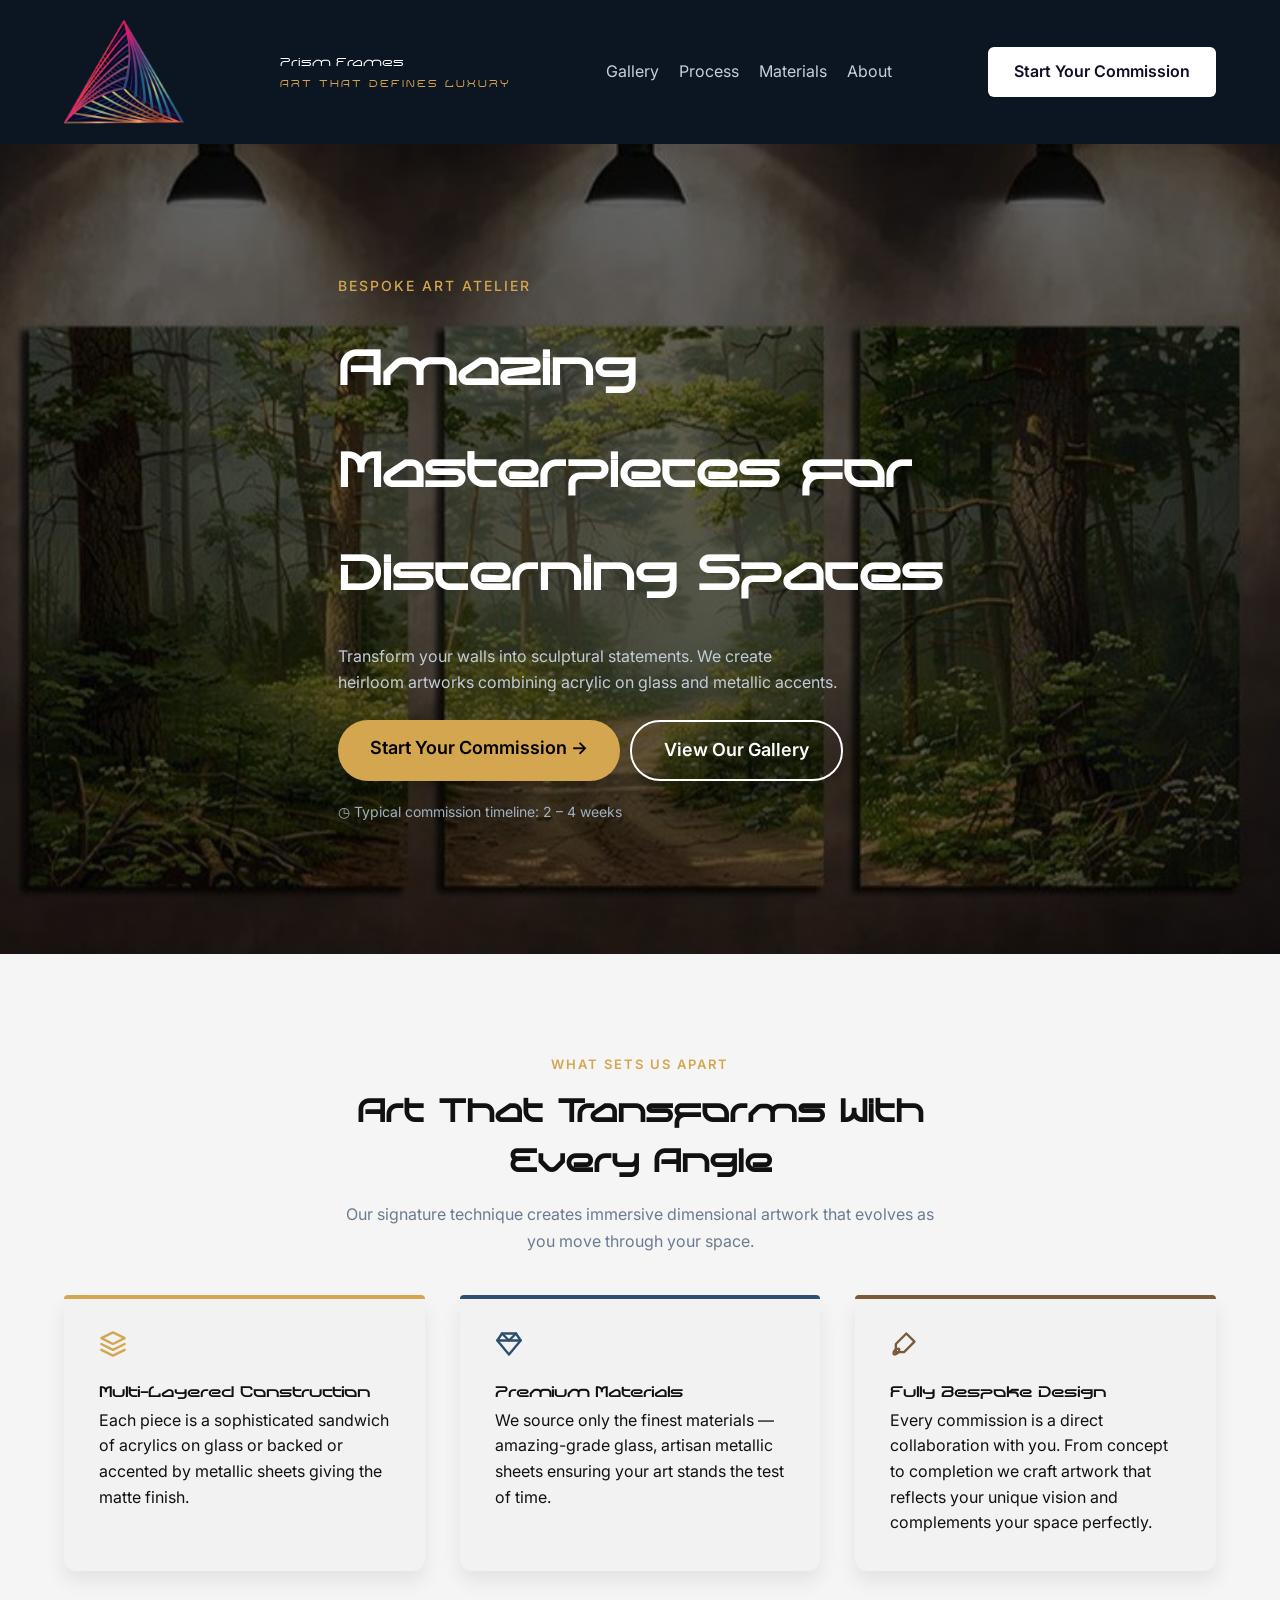
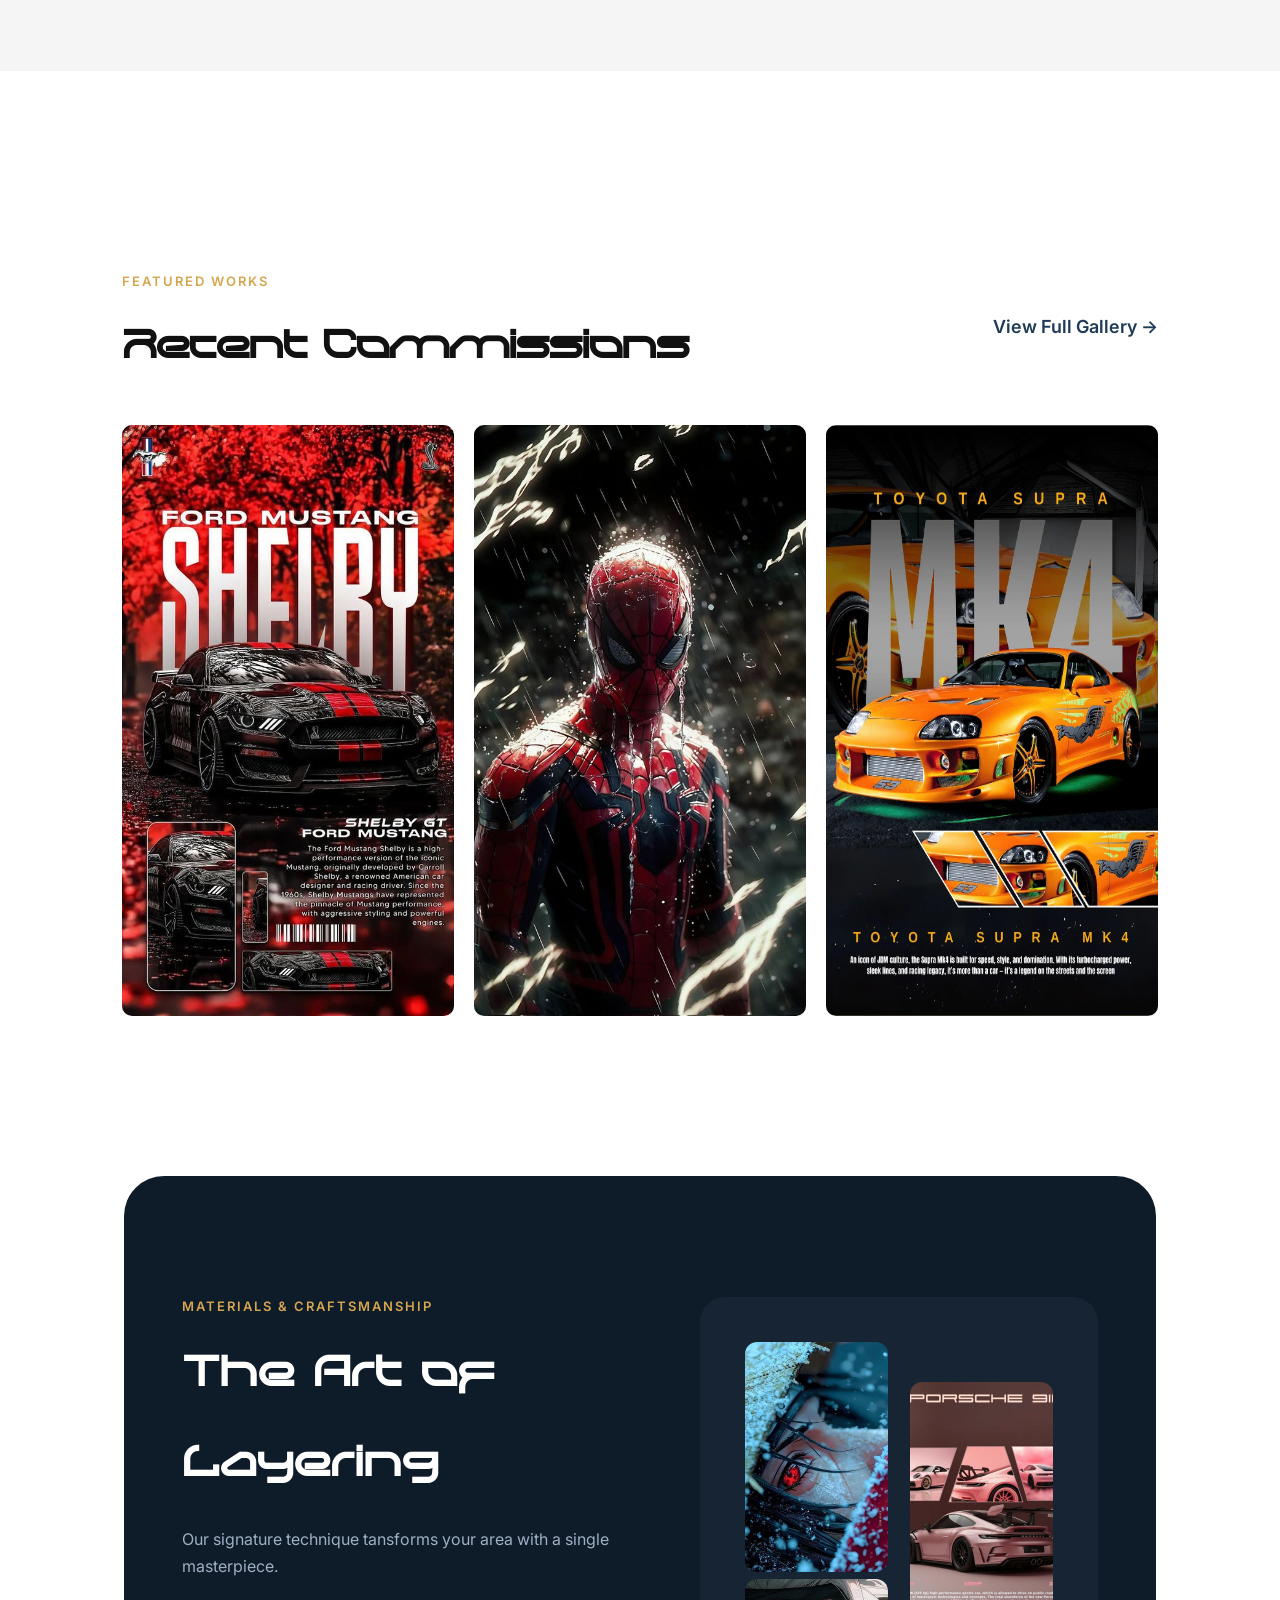
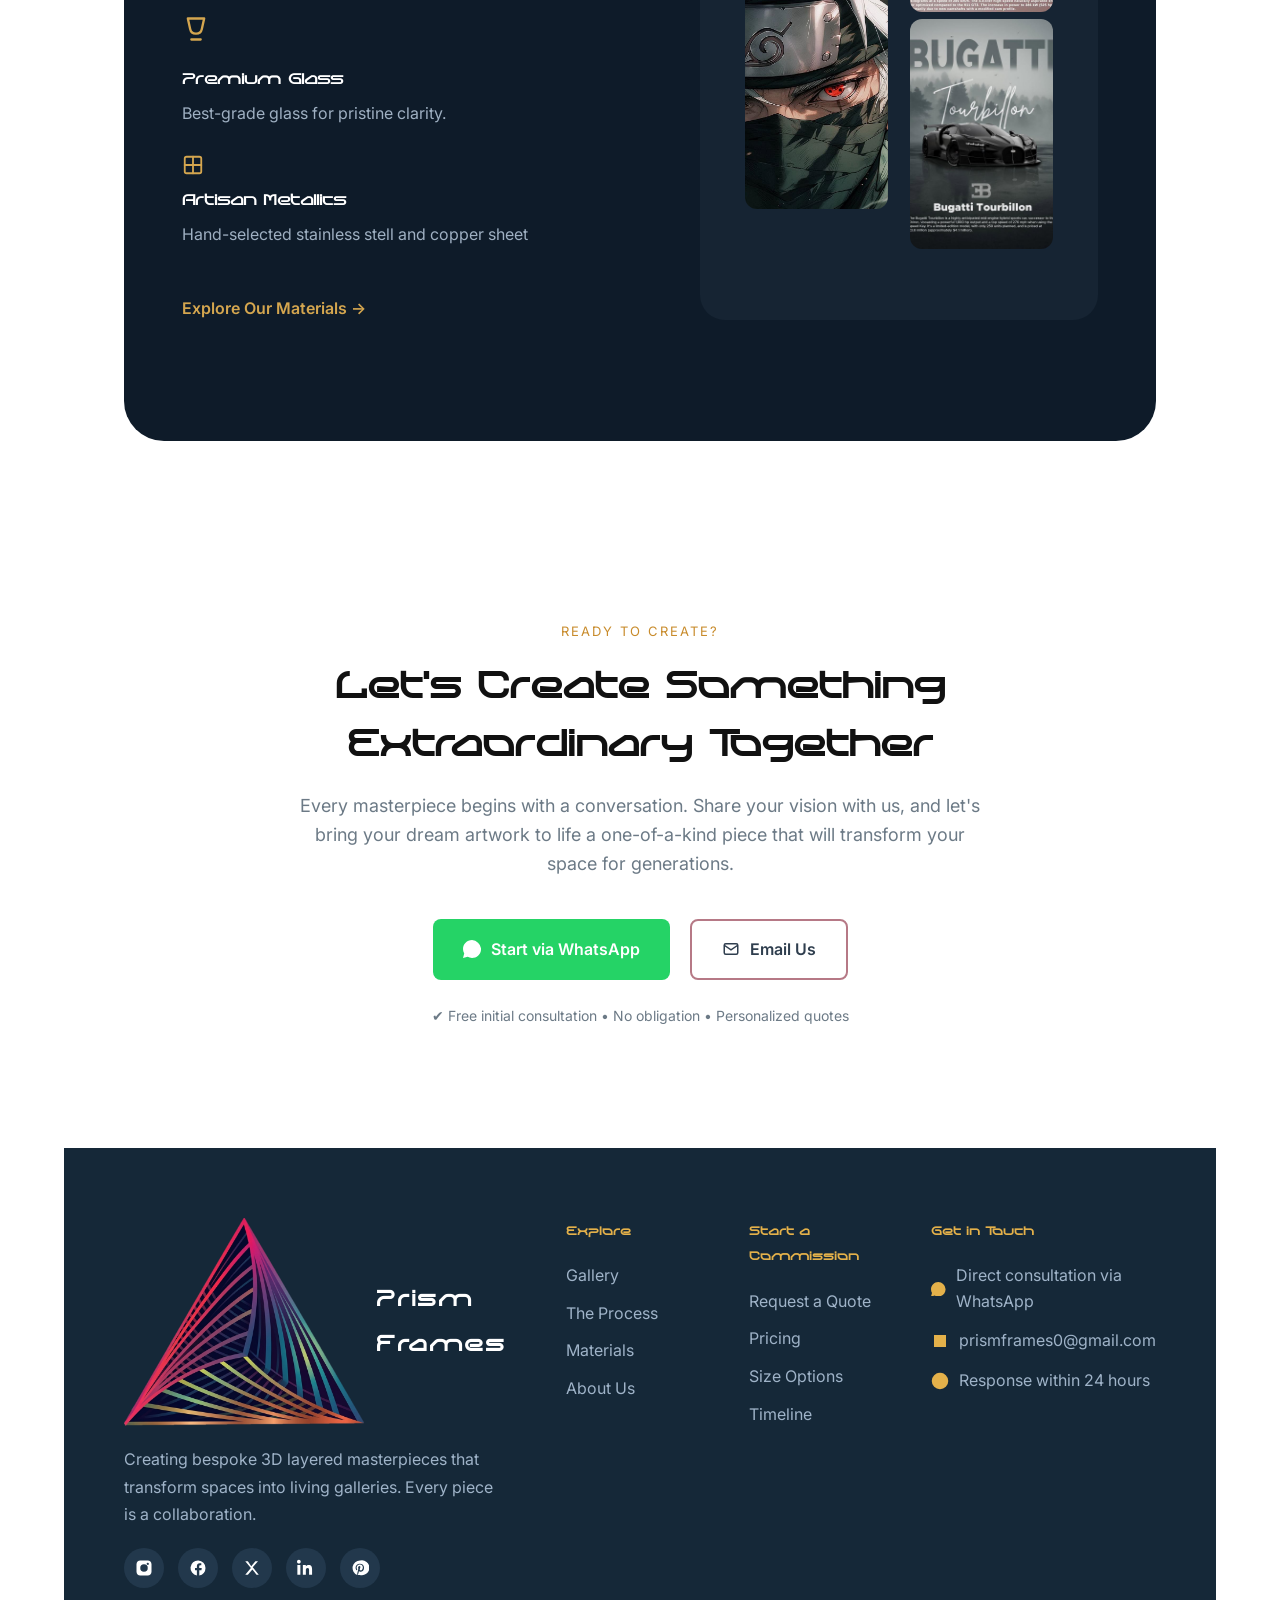
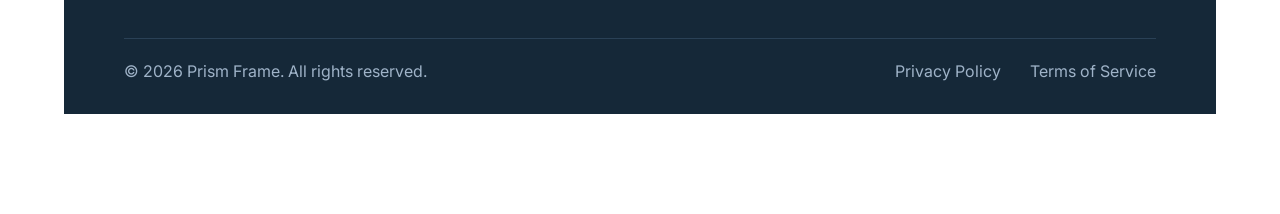
<file: index.html>
<!DOCTYPE html>
<html lang="en">
<head>

<meta charset="UTF-8">
<meta name="viewport" content="width=device-width, initial-scale=1.0">

<title>Prism Frames</title>
<link rel="icon" type="image/png" href="images/logo.png">

<link rel="stylesheet" href="style.css">

<link href="https://fonts.googleapis.com/css2?family=Inter:wght@300;400;500;600;700;800&display=swap" rel="stylesheet">

</head>
<div class="lightbox" id="lightbox">
<img id="lightbox-img">
</div>
<body>

<!-- NAVBAR -->

<header class="navbar">
    <img src="images/logo.png" alt="Prism Frames Logo" class="brand-logo">


<div class="brand-logo">
Prism Frames
 <p class="brand-slogan">ART THAT DEFINES LUXURY</p>
</div>

<nav>
<a href="gallery.html">Gallery</a>
<a href="process.html">Process</a>
<a href="materials.html">Materials</a>
<a href="aboutus.html">About</a>
</nav>


<a href="https://wa.me/919709239892" class="nav-btn">
Start Your Commission
</a>

</header>


<!-- HERO -->

<section class="hero reveal">

<div class="hero-content">

<p class="tag">BESPOKE ART ATELIER</p>

<h1>
Amazing <br>
Masterpieces for <br>
Discerning Spaces
</h1>

<p class="hero-text">
Transform your walls into sculptural statements. 
We create heirloom artworks combining acrylic on glass and 
metallic accents.
</p>

<div class="hero-buttons">

<a href="https://wa.me/9709239892" class="gold-btn">
Start Your Commission →
</a>
    <a href="gallery.html" class="view-gallery">
        View Our Gallery
    </a>
</div>
<p class="timeline">◷ Typical commission timeline: 2 – 4 weeks</p>

</div>

</section>


<!-- FEATURES -->

<section class="features reveal">

<div class="features-header">

<p class="subtitle">WHAT SETS US APART</p>

<h2>Art That Transforms With Every Angle</h2>

<p class="desc">
Our signature technique creates immersive dimensional artwork
that evolves as you move through your space.
</p>

</div>
<div class="features-grid">

<!-- CARD 1 -->

<div class="feature-card gold">

<div class="icon">
<svg width="28" height="28" viewBox="0 0 24 24" fill="none" stroke="#d4a64f" stroke-width="2" stroke-linecap="round" stroke-linejoin="round">
<polygon points="12 2 2 7 12 12 22 7 12 2"></polygon>
<polyline points="2 12 12 17 22 12"></polyline>
<polyline points="2 17 12 22 22 17"></polyline>
</svg>
</div>

<h3>Multi-Layered Construction</h3>

<p>
Each piece is a sophisticated 
sandwich of acrylics on glass or
backed or accented by metallic
sheets giving the matte finish.
</p>

</div>


<!-- CARD 2 -->

<div class="feature-card blue">

<div class="icon">
<svg width="28" height="28" viewBox="0 0 24 24" fill="none" stroke="#2c4f6f" stroke-width="2" stroke-linecap="round" stroke-linejoin="round">
<polygon points="6 3 18 3 22 9 12 21 2 9 6 3"></polygon>
<line x1="6" y1="3" x2="12" y2="9"></line>
<line x1="18" y1="3" x2="12" y2="9"></line>
<line x1="2" y1="9" x2="22" y2="9"></line>
</svg>
</div>

<h3>Premium Materials</h3>

<p>
We source only the finest 
materials — amazing-grade glass,
artisan metallic sheets 
ensuring your art stands the test of time.
</p>

</div>


<!-- CARD 3 -->

<div class="feature-card brown">

<div class="icon">

<svg width="28" height="28" viewBox="0 0 24 24" fill="none" stroke="#7a5a3a" stroke-width="2" stroke-linecap="round" stroke-linejoin="round">
<path d="M7 16c.5 0 1 .5 1 1 0 2-2 4-4 4-.5 0-1-.5-1-1 0-2 2-4 4-4z"/>
<path d="M14 3l7 7-9 9H5v-7l9-9z"/>
</svg>

</div>

<h3>Fully Bespoke Design</h3>

<p>
Every commission is a direct collaboration with you.
From concept to completion we craft artwork that reflects
your unique vision and complements your space perfectly.
</p>


</div>

</section>


<!-- RECENT COMMISSIONS -->

<section class="gallery reveal">
<section class="gallery">

<div class="gallery-header">

<div>
<p class="subtitle">FEATURED WORKS</p>
<h2 class="gallery-title">Recent Commissions</h2>
</div>

<a href="gallery.html" class    ="view-link">
        View Full Gallery →
    </a>

</div>

<div class="gallery-grid">

<div class="gallery-item">
<img src="images/img1.jpg">
<div class="overlay">
<h3>Ford Mustang Shelby</h3>
</div>
</div>

<div class="gallery-item">
<img src="images/img2.jpg">
<div class="overlay">
<h3>Iron Spider </h3>
</div>
</div>

<div class="gallery-item">
<img src="images/img3.jpg">
<div class="overlay">
<h3>Toyota Supra MK4</h3>
</div>
</div>

</div>

</section>


<!-- MATERIALS -->

<section class="materials reveal">

<div class="materials-wrapper">

<div class="materials-left">

<p class="subtitle">MATERIALS & CRAFTSMANSHIP</p>

<h2>The Art of Layering</h2>

<p class="desc">
Our signature technique tansforms your 
area with a single masterpiece.
</p>

<div class="feature">
    <div class="icon">
<svg width="22" height="22" viewBox="0 0 24 24" fill="none" stroke="#d4a64f" stroke-width="2" stroke-linecap="round" stroke-linejoin="round">

<path d="M5 3h14l-2 9a5 5 0 0 1-5 4 5 5 0 0 1-5-4L5 3z"></path>
<line x1="8" y1="21" x2="16" y2="21"></line>

</svg>
</div>
<h3>Premium Glass</h3>
<p>Best-grade glass for pristine clarity.</p>
</div>

<div class="feature">
    <svg width="22" height="22" viewBox="0 0 24 24" fill="none" stroke="#d4a64f" stroke-width="2" stroke-linecap="round" stroke-linejoin="round">

<rect x="3" y="3" width="18" height="18" rx="2"></rect>
<line x1="3" y1="12" x2="21" y2="12"></line>
<line x1="12" y1="3" x2="12" y2="21"></line>

</svg>
<h3>Artisan Metallics</h3>
<p>Hand-selected stainless stell and copper sheet</p>
</div>



<a href="materials.html"class="materials-link">Explore Our Materials →</a>

</div>


<div class="materials-right">

<div class="materials-grid">

<img src="images/img4.jpg">
<img src="images/img5.jpg">
<img src="images/img6.jpg">
<img src="images/img7.jpg">

</div>

</div>

</div>

</section>


<!-- CTA -->

<section class="cta-section">

<p class="cta-top">READY TO CREATE?</p>

<h2 class="cta-title">
Let’s Create Something<br>
Extraordinary Together
</h2>

<p class="cta-text">
Every masterpiece begins with a conversation. Share your vision with us,
and let's bring your dream artwork to life a one-of-a-kind piece that
will transform your space for generations.
</p>

<div class="cta-buttons">

<a href="https://wa.me/9709239892?text=Hello%20I%20am%20interested%20in%20a%20custom%20artwork"
class="cta-btn whatsapp"
target="_blank">

<svg width="18" height="18" viewBox="0 0 24 24" fill="white">
<path d="M20 3.5A11.94 11.94 0 0012.04 0C5.39 0 .02 5.37.02 12.01c0 2.12.55 4.19 1.6 6.01L0 24l6.17-1.61a11.9 11.9 0 005.87 1.5h.01c6.64 0 12.02-5.37 12.02-12.01A11.9 11.9 0 0020 3.5z"/>
</svg>

Start via WhatsApp
</a>

<a href="mailto:prismframes0@gmail.com" class="cta-btn email">

<svg width="18" height="18" viewBox="0 0 24 24" fill="none" stroke="currentColor" stroke-width="2">
<rect x="3" y="5" width="18" height="14" rx="2"/>
<path d="M3 7l9 6 9-6"/>
</svg>

Email Us
</a>

</div>

<p class="cta-note">
✔ Free initial consultation • No obligation • Personalized quotes
</p>

</section>


<!-- FOOTER -->

<footer class="site-footer">

<div class="footer-container">

<!-- LEFT -->
<div class="footer-brand">

<div class="footer-logo">
<img src="images/logo2.png" alt="Prism Frames">
<span class="brand-name">Prism Frames</span>
</div>

<p>
Creating bespoke 3D layered masterpieces that transform spaces into living galleries.
Every piece is a collaboration.
</p>

<div class="social-icons">

<a href="https://www.instagram.com/prism_frames" class="social">

<!-- Instagram -->
<svg viewBox="0 0 24 24">
<path d="M7 2C4.2 2 2 4.2 2 7v10c0 2.8 2.2 5 5 5h10c2.8 0 5-2.2 5-5V7c0-2.8-2.2-5-5-5H7zm5 5a5 5 0 110 10 5 5 0 010-10zm6.5-.5a1.5 1.5 0 11-3.001-.001A1.5 1.5 0 0118.5 6.5z"/>
</svg>

</a>

<a href="https://www.facebook.com/share/1DdJ3RttHo/" class="social">

<!-- Facebook -->
<svg viewBox="0 0 24 24">
<path d="M22 12a10 10 0 10-11.5 9.9v-7H8v-3h2.5V9.5c0-2.5 1.5-3.9 3.7-3.9 1.1 0 2.2.2 2.2.2v2.4h-1.2c-1.2 0-1.6.7-1.6 1.5V12H17l-.4 3h-2.9v7A10 10 0 0022 12z"/>
</svg>

</a>

<a href="https://x.com/Prism_Frames" class="social">

<!-- X -->
<svg viewBox="0 0 24 24">
<path d="M3 3l7.5 9L3 21h3.5l6-7 5.5 7H21l-8-10 7-8h-3.5l-5.5 6.5L6.5 3z"/>
</svg>

</a>

<a href="https://www.linkedin.com/in/prism-frame" class="social">

<!-- LinkedIn -->
<svg viewBox="0 0 24 24">
<path d="M4.98 3.5C4.98 4.9 3.9 6 2.5 6S0 4.9 0 3.5 1.1 1 2.5 1 4.98 2.1 4.98 3.5zM.5 8h4v13h-4V8zm7.5 0h3.8v1.8h.1c.5-.9 1.8-1.8 3.6-1.8 3.9 0 4.6 2.6 4.6 6V21h-4v-5.7c0-1.4 0-3.2-2-3.2s-2.3 1.5-2.3 3.1V21h-4V8z"/>
</svg>

</a>

<a href="https://pin.it/6eD6Xd6Yu" class="social">

<!-- Pinterest -->
<svg viewBox="0 0 24 24">
<path d="M12 2a10 10 0 00-3.6 19.3c-.1-.8-.2-2 .1-2.8l1.3-5.5s-.3-.6-.3-1.4c0-1.3.8-2.3 1.8-2.3.8 0 1.2.6 1.2 1.3 0 .8-.5 2-.8 3.1-.2.9.4 1.6 1.3 1.6 1.6 0 2.8-1.7 2.8-4.2 0-2.2-1.6-3.8-4-3.8-2.7 0-4.3 2-4.3 4.1 0 .8.3 1.7.7 2.1.1.1.1.2.1.3l-.3 1.2c0 .2-.2.2-.3.1-1-.5-1.6-2.1-1.6-3.4 0-2.8 2-5.3 5.8-5.3 3.1 0 5.5 2.2 5.5 5.1 0 3.1-2 5.6-4.7 5.6-.9 0-1.8-.5-2.1-1l-.6 2.4c-.2.8-.7 1.8-1 2.4.8.2 1.6.3 2.5.3A10 10 0 1012 2z"/>
</svg>

</a>

</div>
</div>

<!-- EXPLORE -->
<div class="footer-column">
<h4>Explore</h4>
<a href="gallery.html">Gallery</a>
<a href="process.html">The Process</a>
<a href="material.html">Materials</a>
<a href="aboutus.html">About Us</a>
</div>

<!-- COMMISSION -->
<div class="footer-column">
<h4>Start a Commission</h4>
<a href="https://wa.me/9709239892?text=Hello%20I%20am%20interested%20in%20a%20custom%20artwork%20and%20request%20a%20quote">Request a Quote</a>
<a href="https://wa.me/9709239892?text=Hello%20I%20want%20to%20inquire%20my%20order%20ID:">Pricing</a>
<a href="https://wa.me/9709239892">Size Options</a>
<a href="https://wa.me/9709239892">Timeline</a>
</div>

<!-- CONTACT -->
<div class="footer-column">
<h4>Get in Touch</h4>

<div class="contact-item">
<svg viewBox="0 0 24 24">
<path d="M20 3.5A11.94 11.94 0 0012.04 0C5.39 0 .02 5.37.02 12.01c0 2.12.55 4.19 1.6 6.01L0 24l6.17-1.61a11.9 11.9 0 005.87 1.5h.01c6.64 0 12.02-5.37 12.02-12.01A11.9 11.9 0 0020 3.5z"/>
</svg>
<span>Direct consultation via WhatsApp</span>
</div>

<div class="contact-item">
<svg viewBox="0 0 24 24">
<path d="M4 4h16v16H4z"/>
</svg>
<span>prismframes0@gmail.com</span>
</div>

<div class="contact-item">
<svg viewBox="0 0 24 24">
<path d="M12 1a11 11 0 1011 11A11 11 0 0012 1zm1 11.5V6h-2v7h6v-2z"/>
</svg>
<span>Response within 24 hours</span>
</div>

</div>

</div>

<div class="footer-bottom">

<p>© 2026 Prism Frame. All rights reserved.</p>

<div class="footer-links">
<a href="privacy.html">Privacy Policy</a>
<a href="terms.html">Terms of Service</a>
</div>

</div>

</footer>


<script src="script.js"></script>

</body>
</html>
</file>
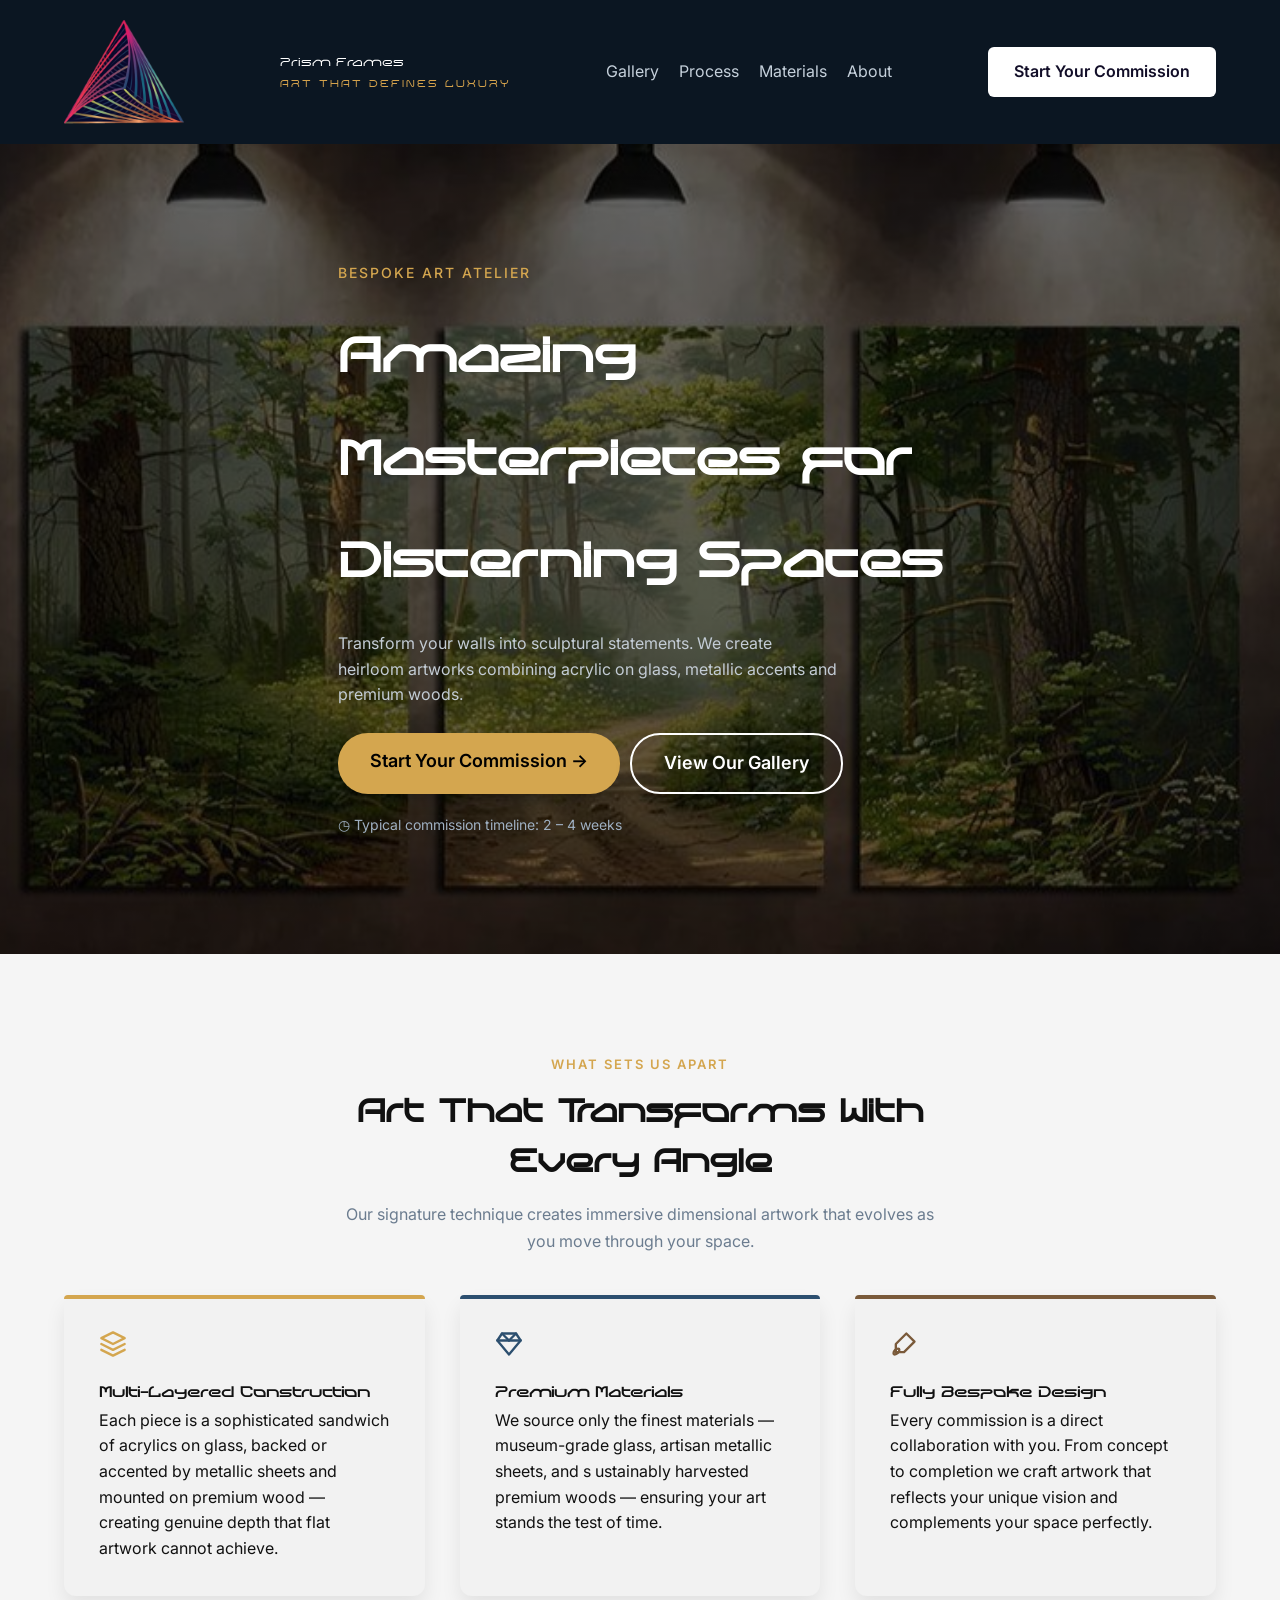
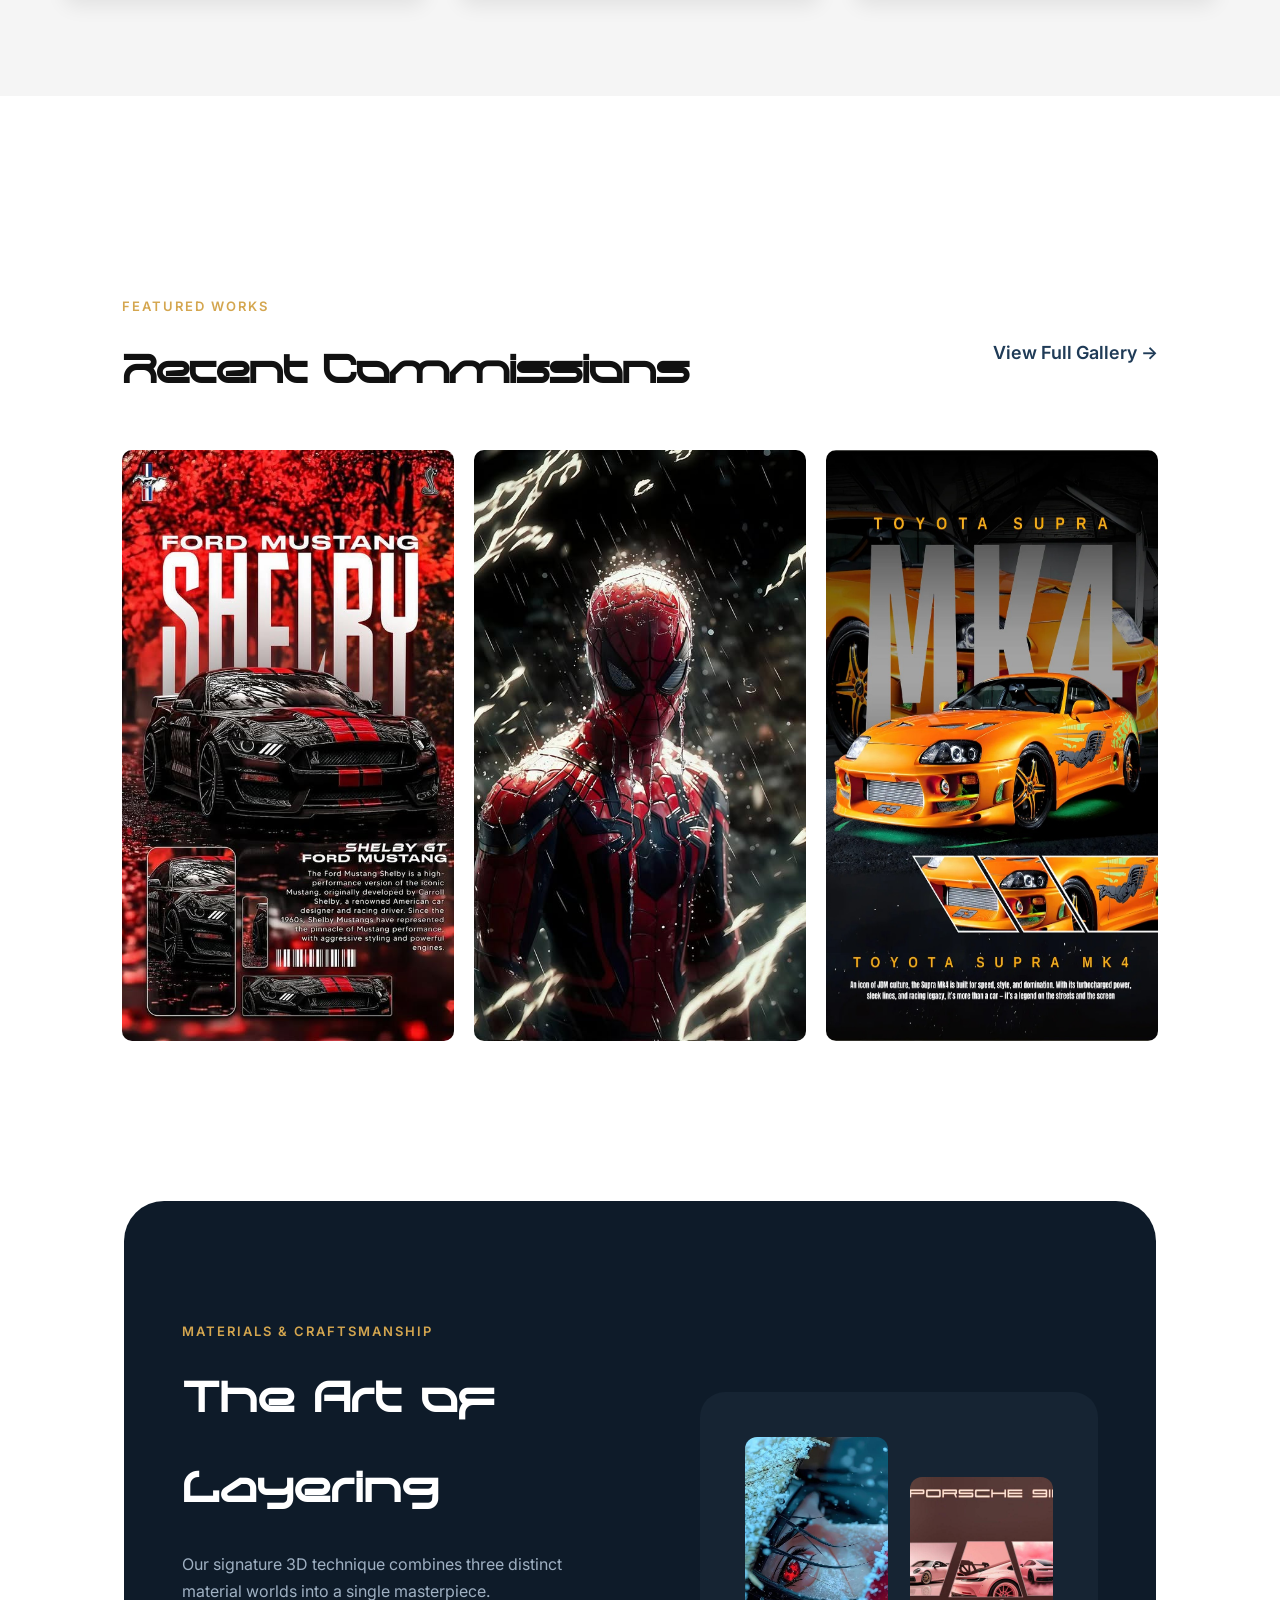
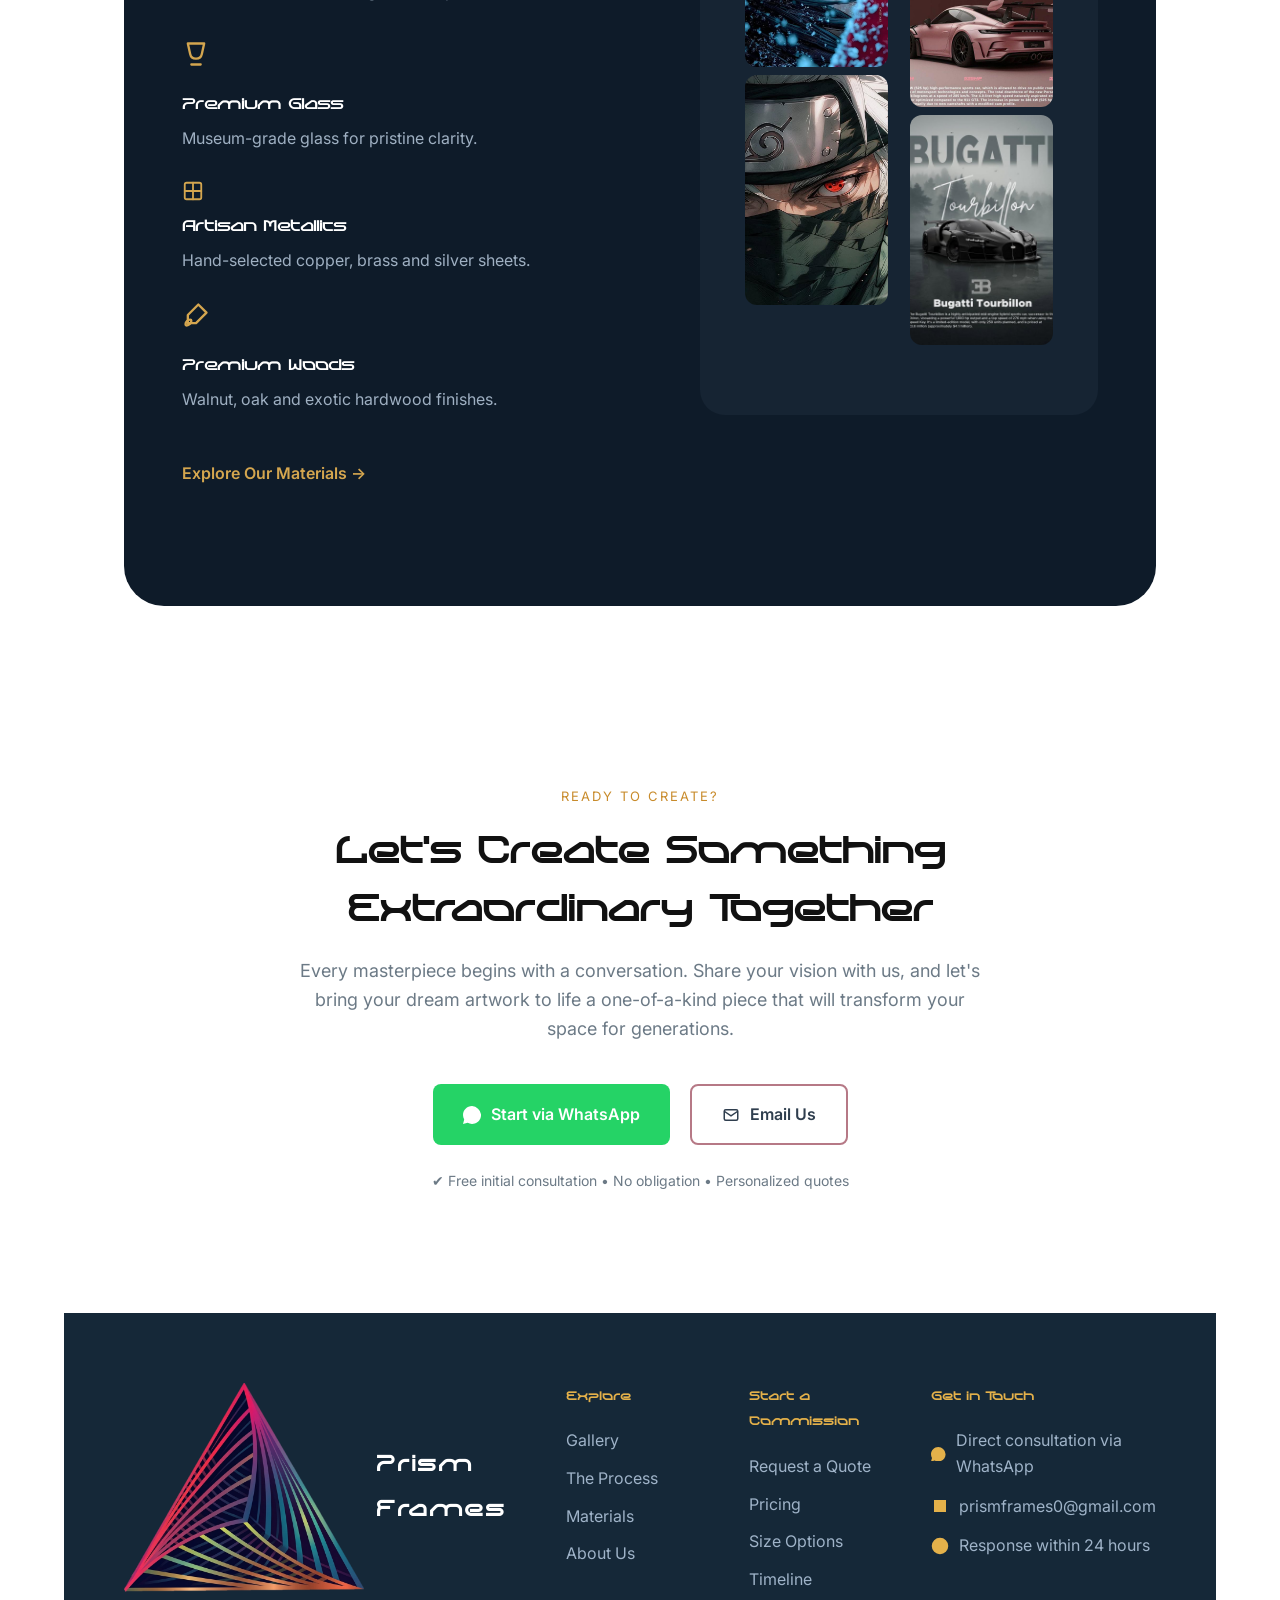
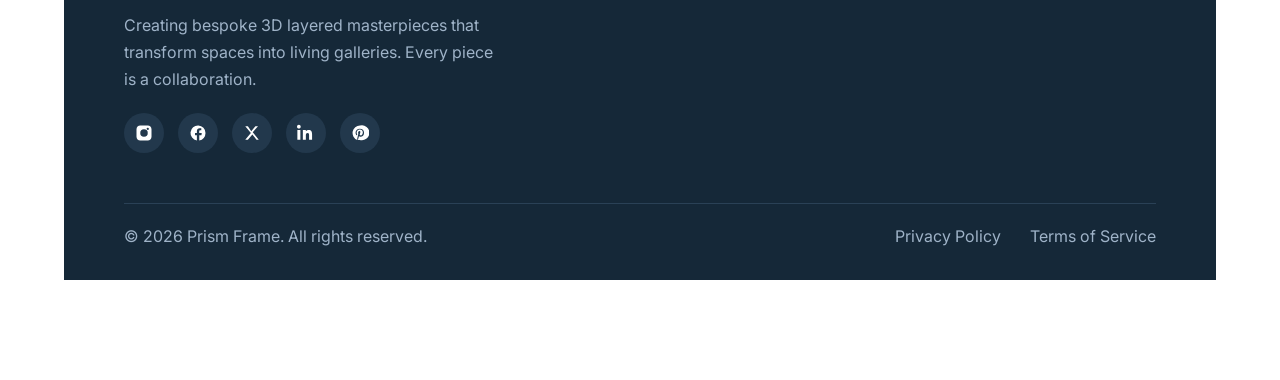
<file: Prismframe.html>
<!DOCTYPE html>
<html lang="en">
<head>

<meta charset="UTF-8">
<meta name="viewport" content="width=device-width, initial-scale=1.0">

<title>Prism Frames</title>
<link rel="icon" type="image/png" href="images/logo.png">

<link rel="stylesheet" href="style.css">

<link href="https://fonts.googleapis.com/css2?family=Inter:wght@300;400;500;600;700;800&display=swap" rel="stylesheet">

</head>
<div class="lightbox" id="lightbox">
<img id="lightbox-img">
</div>
<body>

<!-- NAVBAR -->

<header class="navbar">
    <img src="images/logo.png" alt="Prism Frames Logo" class="brand-logo">


<div class="brand-logo">
Prism Frames
 <p class="brand-slogan">ART THAT DEFINES LUXURY</p>
</div>

<nav>
<a href="gallery.html">Gallery</a>
<a href="process.html">Process</a>
<a href="materials.html">Materials</a>
<a href="aboutus.html">About</a>
</nav>


<a href="https://wa.me/919709239892" class="nav-btn">
Start Your Commission
</a>

</header>


<!-- HERO -->

<section class="hero reveal">

<div class="hero-content">

<p class="tag">BESPOKE ART ATELIER</p>

<h1>
Amazing <br>
Masterpieces for <br>
Discerning Spaces
</h1>

<p class="hero-text">
Transform your walls into sculptural statements. 
We create heirloom artworks combining acrylic on glass, 
metallic accents and premium woods.
</p>

<div class="hero-buttons">

<a href="https://wa.me/9709239892" class="gold-btn">
Start Your Commission →
</a>
    <a href="gallery.html" class="view-gallery">
        View Our Gallery
    </a>
</div>
<p class="timeline">◷ Typical commission timeline: 2 – 4 weeks</p>

</div>

</section>


<!-- FEATURES -->

<section class="features reveal">

<div class="features-header">

<p class="subtitle">WHAT SETS US APART</p>

<h2>Art That Transforms With Every Angle</h2>

<p class="desc">
Our signature technique creates immersive dimensional artwork
that evolves as you move through your space.
</p>

</div>
<div class="features-grid">

<!-- CARD 1 -->

<div class="feature-card gold">

<div class="icon">
<svg width="28" height="28" viewBox="0 0 24 24" fill="none" stroke="#d4a64f" stroke-width="2" stroke-linecap="round" stroke-linejoin="round">
<polygon points="12 2 2 7 12 12 22 7 12 2"></polygon>
<polyline points="2 12 12 17 22 12"></polyline>
<polyline points="2 17 12 22 22 17"></polyline>
</svg>
</div>

<h3>Multi-Layered Construction</h3>

<p>
Each piece is a sophisticated 
sandwich of acrylics on glass,
backed or accented by metallic
sheets and mounted on premium wood —
creating genuine depth that flat 
artwork cannot achieve.
</p>

</div>


<!-- CARD 2 -->

<div class="feature-card blue">

<div class="icon">
<svg width="28" height="28" viewBox="0 0 24 24" fill="none" stroke="#2c4f6f" stroke-width="2" stroke-linecap="round" stroke-linejoin="round">
<polygon points="6 3 18 3 22 9 12 21 2 9 6 3"></polygon>
<line x1="6" y1="3" x2="12" y2="9"></line>
<line x1="18" y1="3" x2="12" y2="9"></line>
<line x1="2" y1="9" x2="22" y2="9"></line>
</svg>
</div>

<h3>Premium Materials</h3>

<p>
We source only the finest 
materials — museum-grade glass,
artisan metallic sheets, and s
ustainably harvested premium woods —
ensuring your art stands the test of time.
</p>

</div>


<!-- CARD 3 -->

<div class="feature-card brown">

<div class="icon">

<svg width="28" height="28" viewBox="0 0 24 24" fill="none" stroke="#7a5a3a" stroke-width="2" stroke-linecap="round" stroke-linejoin="round">
<path d="M7 16c.5 0 1 .5 1 1 0 2-2 4-4 4-.5 0-1-.5-1-1 0-2 2-4 4-4z"/>
<path d="M14 3l7 7-9 9H5v-7l9-9z"/>
</svg>

</div>

<h3>Fully Bespoke Design</h3>

<p>
Every commission is a direct collaboration with you.
From concept to completion we craft artwork that reflects
your unique vision and complements your space perfectly.
</p>


</div>

</section>


<!-- RECENT COMMISSIONS -->

<section class="gallery reveal">
<section class="gallery">

<div class="gallery-header">

<div>
<p class="subtitle">FEATURED WORKS</p>
<h2 class="gallery-title">Recent Commissions</h2>
</div>

<a href="gallery.html" class    ="view-link">
        View Full Gallery →
    </a>

</div>

<div class="gallery-grid">

<div class="gallery-item">
<img src="images/img1.jpg">
<div class="overlay">
<h3>Ford Mustang Shelby</h3>
</div>
</div>

<div class="gallery-item">
<img src="images/img2.jpg">
<div class="overlay">
<h3>Iron Spider </h3>
</div>
</div>

<div class="gallery-item">
<img src="images/img3.jpg">
<div class="overlay">
<h3>Toyota Supra MK4</h3>
</div>
</div>

</div>

</section>


<!-- MATERIALS -->

<section class="materials reveal">

<div class="materials-wrapper">

<div class="materials-left">

<p class="subtitle">MATERIALS & CRAFTSMANSHIP</p>

<h2>The Art of Layering</h2>

<p class="desc">
Our signature 3D technique combines three distinct
material worlds into a single masterpiece.
</p>

<div class="feature">
    <div class="icon">
<svg width="22" height="22" viewBox="0 0 24 24" fill="none" stroke="#d4a64f" stroke-width="2" stroke-linecap="round" stroke-linejoin="round">

<path d="M5 3h14l-2 9a5 5 0 0 1-5 4 5 5 0 0 1-5-4L5 3z"></path>
<line x1="8" y1="21" x2="16" y2="21"></line>

</svg>
</div>
<h3>Premium Glass</h3>
<p>Museum-grade glass for pristine clarity.</p>
</div>

<div class="feature">
    <svg width="22" height="22" viewBox="0 0 24 24" fill="none" stroke="#d4a64f" stroke-width="2" stroke-linecap="round" stroke-linejoin="round">

<rect x="3" y="3" width="18" height="18" rx="2"></rect>
<line x1="3" y1="12" x2="21" y2="12"></line>
<line x1="12" y1="3" x2="12" y2="21"></line>

</svg>
<h3>Artisan Metallics</h3>
<p>Hand-selected copper, brass and silver sheets.</p>
</div>

<div class="feature">
    <div class="icon">
<svg width="22" height="22" viewBox="0 0 24 24" fill="none" stroke="#d4a64f" stroke-width="2" stroke-linecap="round" stroke-linejoin="round">
<path d="M7 16c.5 0 1 .5 1 1 0 2-2 4-4 4-.5 0-1-.5-1-1 0-2 2-4 4-4z"/>
<path d="M14 3l7 7-9 9H5v-7l9-9z"/>
</svg>
</div>  
<h3>Premium Woods</h3>
<p>Walnut, oak and exotic hardwood finishes.</p>
</div>

<a href="materials.html"class="materials-link">Explore Our Materials →</a>

</div>


<div class="materials-right">

<div class="materials-grid">

<img src="images/img4.jpg">
<img src="images/img5.jpg">
<img src="images/img6.jpg">
<img src="images/img7.jpg">

</div>

</div>

</div>

</section>


<!-- CTA -->

<section class="cta-section">

<p class="cta-top">READY TO CREATE?</p>

<h2 class="cta-title">
Let’s Create Something<br>
Extraordinary Together
</h2>

<p class="cta-text">
Every masterpiece begins with a conversation. Share your vision with us,
and let's bring your dream artwork to life a one-of-a-kind piece that
will transform your space for generations.
</p>

<div class="cta-buttons">

<a href="https://wa.me/9709239892?text=Hello%20I%20am%20interested%20in%20a%20custom%20artwork"
class="cta-btn whatsapp"
target="_blank">

<svg width="18" height="18" viewBox="0 0 24 24" fill="white">
<path d="M20 3.5A11.94 11.94 0 0012.04 0C5.39 0 .02 5.37.02 12.01c0 2.12.55 4.19 1.6 6.01L0 24l6.17-1.61a11.9 11.9 0 005.87 1.5h.01c6.64 0 12.02-5.37 12.02-12.01A11.9 11.9 0 0020 3.5z"/>
</svg>

Start via WhatsApp
</a>

<a href="mailto:prismframes0@gmail.com" class="cta-btn email">

<svg width="18" height="18" viewBox="0 0 24 24" fill="none" stroke="currentColor" stroke-width="2">
<rect x="3" y="5" width="18" height="14" rx="2"/>
<path d="M3 7l9 6 9-6"/>
</svg>

Email Us
</a>

</div>

<p class="cta-note">
✔ Free initial consultation • No obligation • Personalized quotes
</p>

</section>


<!-- FOOTER -->

<footer class="site-footer">

<div class="footer-container">

<!-- LEFT -->
<div class="footer-brand">

<div class="footer-logo">
<img src="images/logo2.png" alt="Prism Frames">
<span class="brand-name">Prism Frames</span>
</div>

<p>
Creating bespoke 3D layered masterpieces that transform spaces into living galleries.
Every piece is a collaboration.
</p>

<div class="social-icons">

<a href="https://www.instagram.com/prism_frames" class="social">

<!-- Instagram -->
<svg viewBox="0 0 24 24">
<path d="M7 2C4.2 2 2 4.2 2 7v10c0 2.8 2.2 5 5 5h10c2.8 0 5-2.2 5-5V7c0-2.8-2.2-5-5-5H7zm5 5a5 5 0 110 10 5 5 0 010-10zm6.5-.5a1.5 1.5 0 11-3.001-.001A1.5 1.5 0 0118.5 6.5z"/>
</svg>

</a>

<a href="https://www.facebook.com/share/1DdJ3RttHo/" class="social">

<!-- Facebook -->
<svg viewBox="0 0 24 24">
<path d="M22 12a10 10 0 10-11.5 9.9v-7H8v-3h2.5V9.5c0-2.5 1.5-3.9 3.7-3.9 1.1 0 2.2.2 2.2.2v2.4h-1.2c-1.2 0-1.6.7-1.6 1.5V12H17l-.4 3h-2.9v7A10 10 0 0022 12z"/>
</svg>

</a>

<a href="https://x.com/Prism_Frames" class="social">

<!-- X -->
<svg viewBox="0 0 24 24">
<path d="M3 3l7.5 9L3 21h3.5l6-7 5.5 7H21l-8-10 7-8h-3.5l-5.5 6.5L6.5 3z"/>
</svg>

</a>

<a href="#" class="social">

<!-- LinkedIn -->
<svg viewBox="0 0 24 24">
<path d="M4.98 3.5C4.98 4.9 3.9 6 2.5 6S0 4.9 0 3.5 1.1 1 2.5 1 4.98 2.1 4.98 3.5zM.5 8h4v13h-4V8zm7.5 0h3.8v1.8h.1c.5-.9 1.8-1.8 3.6-1.8 3.9 0 4.6 2.6 4.6 6V21h-4v-5.7c0-1.4 0-3.2-2-3.2s-2.3 1.5-2.3 3.1V21h-4V8z"/>
</svg>

</a>

<a href="https://pin.it/6eD6Xd6Yu" class="social">

<!-- Pinterest -->
<svg viewBox="0 0 24 24">
<path d="M12 2a10 10 0 00-3.6 19.3c-.1-.8-.2-2 .1-2.8l1.3-5.5s-.3-.6-.3-1.4c0-1.3.8-2.3 1.8-2.3.8 0 1.2.6 1.2 1.3 0 .8-.5 2-.8 3.1-.2.9.4 1.6 1.3 1.6 1.6 0 2.8-1.7 2.8-4.2 0-2.2-1.6-3.8-4-3.8-2.7 0-4.3 2-4.3 4.1 0 .8.3 1.7.7 2.1.1.1.1.2.1.3l-.3 1.2c0 .2-.2.2-.3.1-1-.5-1.6-2.1-1.6-3.4 0-2.8 2-5.3 5.8-5.3 3.1 0 5.5 2.2 5.5 5.1 0 3.1-2 5.6-4.7 5.6-.9 0-1.8-.5-2.1-1l-.6 2.4c-.2.8-.7 1.8-1 2.4.8.2 1.6.3 2.5.3A10 10 0 1012 2z"/>
</svg>

</a>

</div>
</div>

<!-- EXPLORE -->
<div class="footer-column">
<h4>Explore</h4>
<a href="gallery.html">Gallery</a>
<a href="process.html">The Process</a>
<a href="material.html">Materials</a>
<a href="aboutus.html">About Us</a>
</div>

<!-- COMMISSION -->
<div class="footer-column">
<h4>Start a Commission</h4>
<a href="https://wa.me/9709239892?text=Hello%20I%20am%20interested%20in%20a%20custom%20artwork%20and%20request%20a%20quote">Request a Quote</a>
<a href="https://wa.me/9709239892?text=Hello%20I%20want%20to%20inquire%20my%20order%20ID:">Pricing</a>
<a href="https://wa.me/9709239892">Size Options</a>
<a href="https://wa.me/9709239892">Timeline</a>
</div>

<!-- CONTACT -->
<div class="footer-column">
<h4>Get in Touch</h4>

<div class="contact-item">
<svg viewBox="0 0 24 24">
<path d="M20 3.5A11.94 11.94 0 0012.04 0C5.39 0 .02 5.37.02 12.01c0 2.12.55 4.19 1.6 6.01L0 24l6.17-1.61a11.9 11.9 0 005.87 1.5h.01c6.64 0 12.02-5.37 12.02-12.01A11.9 11.9 0 0020 3.5z"/>
</svg>
<span>Direct consultation via WhatsApp</span>
</div>

<div class="contact-item">
<svg viewBox="0 0 24 24">
<path d="M4 4h16v16H4z"/>
</svg>
<span>prismframes0@gmail.com</span>
</div>

<div class="contact-item">
<svg viewBox="0 0 24 24">
<path d="M12 1a11 11 0 1011 11A11 11 0 0012 1zm1 11.5V6h-2v7h6v-2z"/>
</svg>
<span>Response within 24 hours</span>
</div>

</div>

</div>

<div class="footer-bottom">

<p>© 2026 Prism Frame. All rights reserved.</p>

<div class="footer-links">
<a href="privacy.html">Privacy Policy</a>
<a href="terms.html">Terms of Service</a>
</div>

</div>

</footer>


<script src="script.js"></script>

</body>
</html>
</file>
<file: style.css>
@font-face{
font-family:'neofolia';
src:url('./font/neofolia.ttf') format('truetype');
font: weight -25px;
font-style:normal;
}
*{
margin:0;
padding:0;
box-sizing:border-box;
font-family:'Inter', sans-serif ;
}

body{
background:#0b1622;
color:white;
line-height:1.6;
font-family:'Inter', sans-serif;
}
h1,h2,h3,h4,h5,h6{
font-family:'neofolia', sans-serif;
}
.brand-header{
display:flex;
align-items:center;
justify-content:center;
gap:12px;
padding:15px 0;
}

.brand-logo{
width:auto;
height:auto;
font-family:'neofolia', sans-serif;
}

.brand-text{
display:flex;
flex-direction:column;
line-height:1.1;

}

.brand-title{
color:white;
font-size:32px;
margin:0;
}

.brand-slogan{
color:#d4a24c;
font-size:13px;
letter-spacing:2px;
margin:0;
font-family:'neofolia', sans-serif;
}
.lightbox{
position:fixed;
top:0;
left:0;
width:100%;
height:100%;
background:rgba(0,0,0,.9);
display:none;
align-items:center;
justify-content:center;
z-index:1000;
}

.lightbox img{
max-width:90%;
max-height:90%;
border-radius:10px;
}
/* NAVBAR */

.navbar{
display:flex;
justify-content:space-between;
align-items:center;
padding:20px 5%;
}

nav{
display:flex;
gap:20px;
}

nav a{
color:#c5d0db;
text-decoration:none;
}

.nav-btn{
display:inline-block;
padding:12px 26px;
background:#ffffff;   /* dark blue */
color:rgb(18, 14, 40);
font-size:16px;
font-weight:600;
text-decoration:none;
border-radius:6px;    /* slightly rounded like image */
transition:all 0.3s ease;
}

.nav-btn:hover{
background:#2f3d4f;
}

/* HERO */
.tag{
color:#d4a64f;
font-size:14px;
letter-spacing:2px;
font-weight:500;
margin-bottom:10px;
}

.hero{
min-height:90vh;
display:flex;
align-items:center;
text-align:left;
justify-content:center;   /* horizontal center */
padding:80px 5%;
background:
linear-gradient(rgba(0,0,0,.6),rgba(0,0,0,.6)),
url(images/hero.jpg);
background-size:cover;
background-position:center;
background-repeat:no-repeat;
}

.hero h1{
font-size:64px;
margin:20px 0;
}
.timeline{
margin-top:20px;
color:#9fb0c2;
font-size:14px;
display:flex;
align-items:center;
gap:8px;
}
.hero-text{
color:#c3ccd5;
max-width:500px;
}

.hero-buttons{
margin-top:25px;
display:flex;
gap:10px;
}

.gold-btn{
background:#d4a64f;
display: inline-block;
    padding: 14px 32px; 
    border: 2px  ;
    color: rgb(0, 0, 0);
    text-decoration: none;
    font-size: 18px;
    font-weight: 600;
    border-radius: 30px;
    transition: all 0.3s ease;
    box-shadow: 0 6px 15px rgba(0,0,0,0.2);
}
.gold_btn:hover{
    transform: translateY(-3px);
    box-shadow: 0 10px 20px rgba(0,0,0,0.3);
}

.view-gallery{
    display: inline-block;
    padding: 14px 32px;
    background: transparent;
    border: 2px solid ;
    color: white;
    text-decoration: none;
    font-size: 18px;
    font-weight: 600;
    border-radius: 30px;
    transition: all 0.3s ease;
    box-shadow: 0 6px 15px rgba(0,0,0,0.2);
}

.view-gallery:hover{
    transform: translateY(-3px);
    box-shadow: 0 10px 20px rgba(0,0,0,0.3);
}
.outline-btn{
border:1px solid white;
background:transparent;
color:white;
padding:14px 24px;
border-radius:6px;
}

/* FEATURES */

.features{
background:#f5f5f5;
color:#111;
padding:100px 5%;
text-align:center;
}
/* FEATURES HEADER */

.features-header{
text-align:center;
margin:0 auto;
max-width:900px;
display:flex;
flex-direction:column;
align-items:center;
}

.features-header h2{
text-align:center;
margin:10px auto 15px auto;
line-height:1.2;
font-size:42px;
max-width:700px;
}
.features-header p{
text-align:center;
max-width:600px;
margin:0 auto;
}

.features-header .desc{
color:#6b7c8f;
line-height:1.7;
}
.subtitle{
color:#d4a64f;   /* gold color */
font-size:13px;
letter-spacing:2px;
font-weight:600;
margin-bottom:10px;
text-transform:uppercase;
}

.features-grid{
display:grid;
grid-template-columns:repeat(3,1fr);
gap:35px;
margin-top:40px;
}

.feature-card{
background:white;
padding:30px;
border-radius:10px;
box-shadow:0 10px 20px rgba(0,0,0,.1);
text-align:left;
}
.feature-card{
background:#f2f2f2;
padding:35px;
border-radius:12px;
position:relative;
box-shadow:0 10px 20px rgba(0,0,0,.08);
text-align:left;
}

/* TOP COLOR BAR */

.feature-card::before{
content:"";
position:absolute;
top:0;
left:0;
width:100%;
height:4px;
border-radius:12px 12px 0 0;
}

/* COLORS */

.feature-card.gold::before{
background:#d4a64f;
}

.feature-card.blue::before{
background:#2c4f6f;
}

.feature-card.brown::before{
background:#7a5a3a;
}

/* ICON */

.icon{
margin-bottom:20px;
}
.icon svg{
width:28px;
height:28px;
display:block;
}



/* GALLERY */

/* RECENT COMMISSIONS */

.gallery{
padding:100px 5%;
background:#ffffff;
color:#111;
}

.gallery-header{
display:flex;
justify-content:space-between;
align-items:center;
margin-bottom:40px;
}
.gallery-title{
font-size:52px;
font-weight:800;
color:#111;
margin-top:5px;
letter-spacing:-1px;
}

.gallery-grid{
display:grid;
grid-template-columns:repeat(3,1fr);
gap:20px;
}

/* IMAGE CARD */

.gallery-item{
position:relative;
overflow:hidden;
border-radius:10px;
cursor:pointer;
}

.gallery-item img{
width:100%;
height:100%;
display:block;
transition:transform .5s;
}
.view-link{
    font-size:18px;
    font-weight:600;
    color:#1f3b57;   /* dark blue like the image */
    text-decoration:none;
    transition:0.3s;
    float:right;
}

.view-link:hover{
    color:#d4af37;   /* gold hover effect */
}

/* ZOOM EFFECT */

.gallery-item:hover img{
transform:scale(1.08);
}

/* OVERLAY */

.overlay{
position:absolute;;
bottom:0;
left:0;
width:100%;
height:100%;
background:linear-gradient(transparent,rgba(0,0,0,.7));
display:flex;
align-items:flex-end;
padding:20px;
opacity:0;
transition:.4s;
}

.overlay h3{
color:white;
font-size:25px;
}

.gallery-item:hover .overlay{
opacity:1;
}

/* MATERIALS */

/* ========================= */
/* MATERIALS SECTION DESIGN */
/* ========================= */

.materials{
padding:120px 5%;
background:#0e1b29;
border-radius:40px;
margin:60px;
color:white; 
}

/* LAYOUT */

.materials-wrapper{
display:grid;
grid-template-columns:1.1fr 1fr;
gap:80px;
align-items:center;
}

/* LEFT SIDE */

.materials-left h2{
font-size:56px;
margin:10px 0 20px;
}

.desc{
color:#9fb0c2;
max-width:520px;
margin-bottom:35px;
line-height:1.7;
}

.feature{
margin-bottom:28px;
}

.feature h3{
font-size:20px;
margin-bottom:6px;
}

.feature p{
color:#9fb0c2;
}

.materials-link{
display:inline-block;
margin-top:20px;
color:#d4a64f;
font-weight:600;
text-decoration:none;
cursor:pointer;
}

/* RIGHT SIDE PANEL */

.materials-right{
background:#162433;
padding:45px;
border-radius:25px;
}

/* GRID */

.materials-grid{
display:grid;
grid-template-columns:repeat(2,1fr);
grid-template-rows:repeat(2,1fr);
gap:22px;
}

.materials-grid img{
width:100%;
height :90%; 
border-radius:12px;
object-fit:cover;
}

/* STAGGERED LOOK */

.materials-grid img:nth-child(2){
transform:translateY(40px);
}

.materials-grid img:nth-child(3){
transform:translateY(-40px);
}

/* CTA */

.cta{
background:#f5f5f5;
color:#111;
text-align:center;
padding:100px 20px;
}

.cta h2{
font-size:40px;
margin:20px 0;
}

.whatsapp{
background:#25d366;
border:none;
padding:14px 22px;
border-radius:6px;
color:white;
}

.email{
border:1px solid #333;
background:none;
padding:14px 22px;
border-radius:6px;
}
.cta-section{
text-align:center;
padding:120px 20px;
max-width:900px;
margin:auto;
}

.cta-top{
color:#c88b2b;
letter-spacing:2px;
font-size:13px;
margin-bottom:15px;
}

.cta-title{
font-size:48px;
font-weight:700;
line-height:1.2;
margin-bottom:20px;
}

.cta-text{
color:#6c7a86;
max-width:700px;
margin:auto;
margin-bottom:40px;
font-size:18px;
}

.cta-buttons{
display:flex;
justify-content:center;
gap:20px;
margin-bottom:25px;
flex-wrap:wrap;
}

.cta-btn{
display:flex;
align-items:center;
gap:10px;
padding:16px 30px;
border-radius:8px;
text-decoration:none;
font-weight:600;
font-size:16px;
transition:0.3s;
}

.whatsapp{
background:#25d366;
color:white;
}

.whatsapp:hover{
background:#25d366
}

.email{
border:2px solid #b67986;
color:#2f3e4e;
}

.email:hover{
background:#d79a9a;
color:white;
}

.cta-note{
color:#6c7a86;
font-size:14px;
margin-top:20px;
}

/* FOOTER */

.site-footer{
background:#152838;
color:#9fb3c8;
padding:70px 60px 30px;
}

.footer-container{
display:grid;
grid-template-columns:2fr 1fr 1fr 1.5fr;
gap:60px;
max-width:1400px;
margin:auto;
}

.footer-logo{
display:flex;
align-items:center;
gap:12px;
font-weight:600;
font-size:52px;
color:white;
}

.footer-logo img{
width:240px;
}

.footer-brand p{
margin:20px 0;
line-height:1.7;
}

.footer-column h4{
color:#e4b14a;
margin-bottom:20px;
}

.footer-column a{
display:block;
color:#9fb3c8;
margin-bottom:12px;
text-decoration:none;
}

.footer-column a:hover{
color:white;
}

.social-icons{
display:flex;
gap:14px;
margin-top:20px;
}

.social{
width:40px;
height:40px;
border-radius:50%;
background:#22384c;
display:flex;
align-items:center;
justify-content:center;
}

.social svg{
width:18px;
fill:white;
}

.contact-item{
display:flex;
gap:10px;
margin-bottom:14px;
align-items:center;
}

.contact-item svg{
width:18px;
fill:#e4b14a;
}

.footer-bottom{
border-top:1px solid #2a4156;
margin-top:50px;
padding-top:20px;
display:flex;
justify-content:space-between;
max-width:1400px;
margin-left:auto;
margin-right:auto;
}

.footer-links a{
margin-left:25px;
color:#9fb3c8;
text-decoration:none;
}

.footer-links a:hover{
color:white;
}
.brand-name{
font-family:"neofolia", serif;
font-weight:600;
letter-spacing:2px;
font-size:28px;
}
</file>
